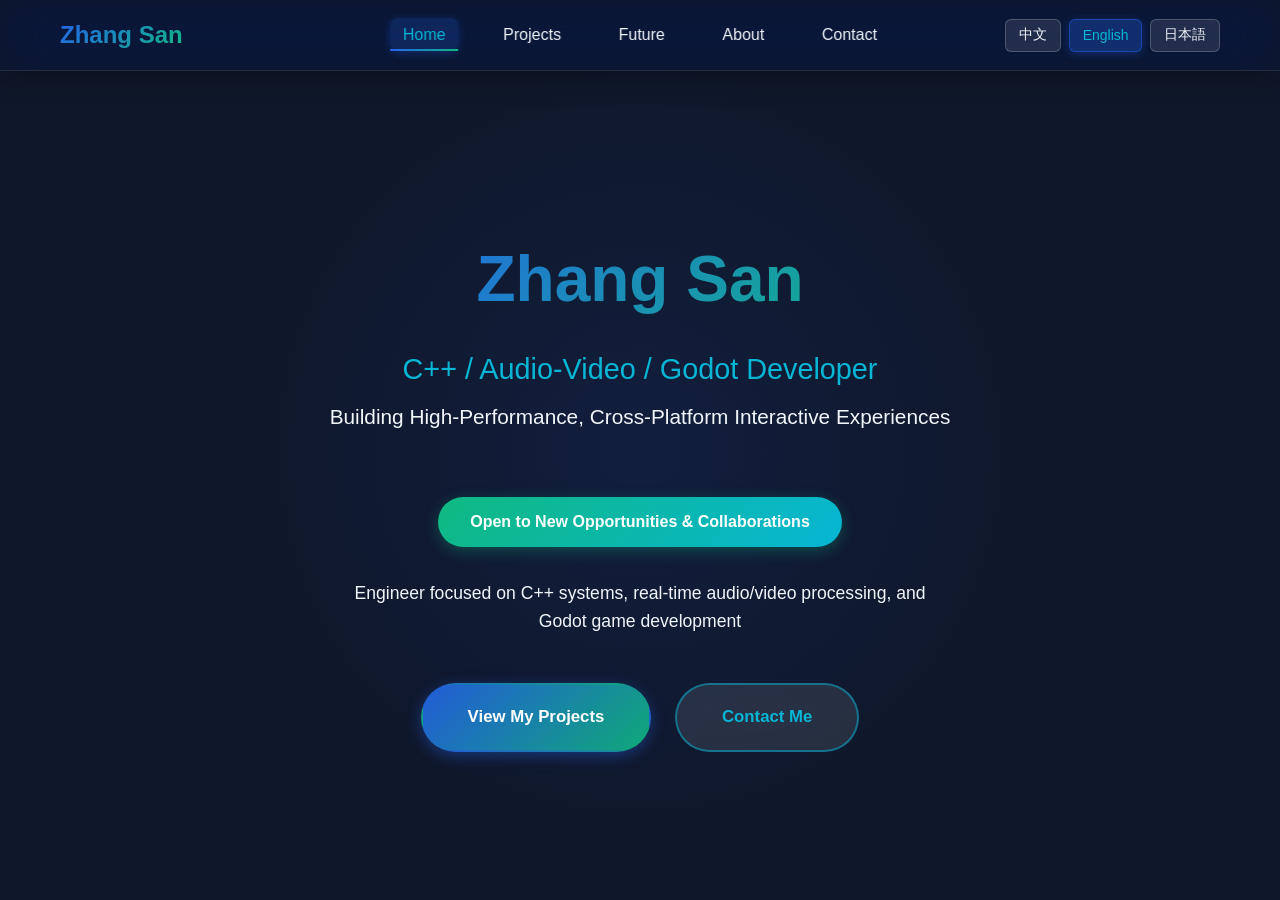
<file: index.html>
<!DOCTYPE html>
<html lang="zh-CN">
<head>
    <meta charset="UTF-8">
    <meta name="viewport" content="width=device-width, initial-scale=1.0">
    <title  data-i18n="title.name">name-job</title>
    
    <!-- 基础样式 -->
    <link rel="stylesheet" href="./css/base.css">
    <!-- 各页面样式 -->
    <link rel="stylesheet" href="./css/home.css">
    <link rel="stylesheet" href="./css/projects.css">
    <link rel="stylesheet" href="./css/about.css">
    <link rel="stylesheet" href="./css/future.css">
    <link rel="stylesheet" href="./css/contact.css">
    
    <!-- 国际化 -->
    <script type="module" src="./locales/translations.js"></script>
    <script type="module" src="./js/i18n.js"></script>
</head>
<body>
    <!-- 导航栏 -->
    <nav class="navbar">
        <div class="container">
            <div class="nav-container">
                <div class="logo" id="logo-name" data-i18n="home.name">home.name</div>
                
                <ul class="nav-menu">
                    <li><a href="#home" class="nav-link active" data-i18n="nav.home">nav.home</a></li>
                    <li><a href="#projects" class="nav-link" data-i18n="nav.projects">nav.projects</a></li>
                    <li><a href="#future" class="nav-link" data-i18n="nav.future">nav.future</a></li>
                    <li><a href="#about" class="nav-link" data-i18n="nav.about">nav.about</a></li>
                    <li><a href="#contact" class="nav-link" data-i18n="nav.contact">nav.contact</a></li>
                </ul>

                <!-- 语言切换器 -->
                <div class="lang-switcher">
                    <button class="lang-btn active" data-lang="zh">中文</button>
                    <button class="lang-btn" data-lang="en">English</button>
                    <button class="lang-btn" data-lang="ja">日本語</button>
                </div>

                <button class="mobile-menu-btn">☰</button>
            </div>
        </div>
    </nav>

    <!-- 移动端菜单 -->
    <div class="mobile-menu">
        <div class="container">
            <ul class="nav-menu">
                <li><a href="#home" class="nav-link active" data-i18n="nav.home">nav.home</a></li>
                <li><a href="#projects" class="nav-link" data-i18n="nav.projects">nav.projects</a></li>
                <li><a href="#about" class="nav-link" data-i18n="nav.about">nav.about</a></li>
                <li><a href="#future" class="nav-link" data-i18n="nav.future">nav.future</a></li>
                <li><a href="#contact" class="nav-link" data-i18n="nav.contact">nav.contact</a></li>
            </ul>
        </div>
    </div>

    <!-- 页面容器 -->
    <div class="page-container">
        <div id="home" class="page home active">
            <div class="container">
                <div class="hero">
                    <h1 class="hero-name" id="hero-name" data-i18n="home.name">home.name</h1>
                    <p class="hero-title" id="hero-title" data-i18n="home.title">home.title</p>
                    <p class="hero-subtitle" id="hero-subtitle" data-i18n="home.subtitle">home.subtitle</p>
                    <div class="job-seeking-badge">
                        <span class="job-text" id="hero-job-seeking" data-i18n="home.jobSeeking">home.jobSeeking</span>
                    </div>
                    <p class="hero-desc" id="hero-description" data-i18n="home.description">home.description</p>
                    <div class="cta-buttons">
                        <a href="#projects" class="cta-button" id="btn-view-projects" data-i18n="home.viewProjects">home.viewProjects</a>
                        <a href="#contact" class="cta-button secondary" id="btn-contact" data-i18n="home.contactMe">home.contactMe</a>
                    </div>
                </div>
            </div>
        </div>

        <!-- 项目页面 -->
        <div id="projects" class="page">
            <div class="container">
                <h2 class="section-title">我的项目</h2>
                <div class="projects-grid">
                    <div class="project-card" data-project="ecommerce">
                        <div class="project-image-container">
                            <img src="./asset/images/project1.jpg" alt="电商平台" class="project-image" loading="lazy">
                        </div>
                        <div class="project-content">
                            <h3 class="project-title">电商平台</h3>
                            <p class="project-description">一个现代化的电商购物平台，支持商品浏览、购物车、支付等完整功能</p>
                            <div class="project-tech">
                                <span class="tech-tag">React</span>
                                <span class="tech-tag">TypeScript</span>
                                <span class="tech-tag">Node.js</span>
                            </div>
                        </div>
                    </div>

                    <div class="project-card" data-project="dataviz">
                        <div class="project-image-container">
                            <img src="./asset/images/project2.jpg" alt="数据可视化" class="project-image" loading="lazy">
                        </div>
                        <div class="project-content">
                            <h3 class="project-title">数据可视化大屏</h3>
                            <p class="project-description">企业级数据可视化解决方案，实时展示业务数据和分析报告</p>
                            <div class="project-tech">
                                <span class="tech-tag">Vue.js</span>
                                <span class="tech-tag">ECharts</span>
                                <span class="tech-tag">D3.js</span>
                            </div>
                        </div>
                    </div>

                    <div class="project-card" data-project="mobile">
                        <div class="project-image-container">
                            <img src="./asset/images/project3.jpg" alt="移动应用" class="project-image" loading="lazy">
                        </div>
                        <div class="project-content">
                            <h3 class="project-title">移动端应用</h3>
                            <p class="project-description">跨平台移动应用，提供社交、分享、定位等移动端特色功能</p>
                            <div class="project-tech">
                                <span class="tech-tag">React Native</span>
                                <span class="tech-tag">JavaScript</span>
                                <span class="tech-tag">Redux</span>
                            </div>
                        </div>
                    </div>

                                        <div class="project-card" data-project="mobile">
                        <div class="project-image-container">
                            <img src="./asset/images/project3.jpg" alt="移动应用" class="project-image" loading="lazy">
                        </div>
                        <div class="project-content">
                            <h3 class="project-title">移动端应用</h3>
                            <p class="project-description">跨平台移动应用，提供社交、分享、定位等移动端特色功能</p>
                            <div class="project-tech">
                                <span class="tech-tag">React Native</span>
                                <span class="tech-tag">JavaScript</span>
                                <span class="tech-tag">Redux</span>
                            </div>
                        </div>
                    </div>

                                        <div class="project-card" data-project="mobile">
                        <div class="project-image-container">
                            <img src="./asset/images/project3.jpg" alt="移动应用" class="project-image" loading="lazy">
                        </div>
                        <div class="project-content">
                            <h3 class="project-title">移动端应用</h3>
                            <p class="project-description">跨平台移动应用，提供社交、分享、定位等移动端特色功能</p>
                            <div class="project-tech">
                                <span class="tech-tag">React Native</span>
                                <span class="tech-tag">JavaScript</span>
                                <span class="tech-tag">Redux</span>
                            </div>
                        </div>
                    </div>

                                        <div class="project-card" data-project="mobile">
                        <div class="project-image-container">
                            <img src="./asset/images/project3.jpg" alt="移动应用" class="project-image" loading="lazy">
                        </div>
                        <div class="project-content">
                            <h3 class="project-title">移动端应用</h3>
                            <p class="project-description">跨平台移动应用，提供社交、分享、定位等移动端特色功能</p>
                            <div class="project-tech">
                                <span class="tech-tag">React Native</span>
                                <span class="tech-tag">JavaScript</span>
                                <span class="tech-tag">Redux</span>
                            </div>
                        </div>
                    </div>

                                        <div class="project-card" data-project="mobile">
                        <div class="project-image-container">
                            <img src="./asset/images/project3.jpg" alt="移动应用" class="project-image" loading="lazy">
                        </div>
                        <div class="project-content">
                            <h3 class="project-title">移动端应用</h3>
                            <p class="project-description">跨平台移动应用，提供社交、分享、定位等移动端特色功能</p>
                            <div class="project-tech">
                                <span class="tech-tag">React Native</span>
                                <span class="tech-tag">JavaScript</span>
                                <span class="tech-tag">Redux</span>
                            </div>
                        </div>
                    </div>
                </div>

                <!-- 项目详情模态框 -->
                <div id="project-modal" class="modal">
                    <div class="modal-content">
                        <button class="modal-close">×</button>
                        <div class="modal-body">
                            <h2 class="modal-title"></h2>
                            <div class="modal-tech"></div>
                            <p class="modal-desc"></p>
                        </div>
                    </div>
                </div>
            </div>
        </div>

        <!-- 个人页面 -->
        <div id="about" class="page">
            <div class="container">
                <h2 class="section-title">关于我</h2>

                <div class="info-card">
                    <h3 data-i18n="about.info">基本信息</h3>
                    <div class="info-grid">
                        <div class="info-box">
                            <div class="info-label" data-i18n="about.name">about.name</div>
                            <div class="info-value" data-i18n="about.name.value">about.name.value</div>
                        </div>
                        <div class="info-box">
                            <div class="info-label" data-i18n="about.location">about.location</div>
                            <div class="info-value" data-i18n="about.location.value">about.location.value</div>
                        </div>
                        <div class="info-box">
                            <div class="info-label" data-i18n="about.experience">about.experience</div>
                            <div class="info-value" data-i18n="about.experience.value">about.experience.value</div>
                        </div>
                        <div class="info-box">
                            <div class="info-label" data-i18n="about.education">学历</div>
                            <div class="info-value" data-i18n="about.education.value">计算机科学学士</div>
                        </div>
                    </div>
                </div>

                <div class="info-card">
                    <h3 data-i18n="about.skills">about.skills</h3>
                    <div class="skills-list">
                        <div class="skill-item">
                            <div class="skill-name">
                                <span>JavaScript/TypeScript</span>
                                <span>95%</span>
                            </div>
                            <div class="skill-bar">
                                <div class="skill-progress" style="width: 95%"></div>
                            </div>
                        </div>
                        <div class="skill-item">
                            <div class="skill-name">
                                <span>React/Vue.js</span>
                                <span>90%</span>
                            </div>
                            <div class="skill-bar">
                                <div class="skill-progress" style="width: 90%"></div>
                            </div>
                        </div>
                        <div class="skill-item">
                            <div class="skill-name">
                                <span>Node.js</span>
                                <span>85%</span>
                            </div>
                            <div class="skill-bar">
                                <div class="skill-progress" style="width: 85%"></div>
                            </div>
                        </div>
                        <div class="skill-item">
                            <div class="skill-name">
                                <span>UI/UX 设计</span>
                                <span>80%</span>
                            </div>
                            <div class="skill-bar">
                                <div class="skill-progress" style="width: 80%"></div>
                            </div>
                        </div>
                    </div>
                </div>

                <div class="info-card">
                    <h3>工作经历</h3>
                    <div class="work-list">
                        <div class="work-item">
                            <div class="work-company" data-i18n="work-company1">work-company1</div>
                            <div class="work-position" data-i18n="work-position1">work-position1</div>
                        </div>
                        <div class="work-item">
                            <div class="work-company" data-i18n="work-company2">work-company2</div>
                            <div class="work-position" data-i18n="work-position2">work-position2</div>
                        </div>
                        <div class="work-item">
                            <div class="work-company" data-i18n="work-company3">work-company3</div>
                            <div class="work-position" data-i18n="work-position3">work-position3</div>
                        </div>
                    </div>
                </div>

                <div class="info-card">
                    <h3 data-i18n="interests-title">interests-title</h3>
                    <div class="interests-grid">
                        <div class="interest-item">
                            <div class="interest-icon">💻</div>
                            <div data-i18n="interest-programming">interest-programming</div>
                        </div>
                        <div class="interest-item">
                            <div class="interest-icon">📷</div>
                            <div data-i18n="interest-photography">interest-photography</div>
                        </div>
                        <div class="interest-item">
                            <div class="interest-icon">✈️</div>
                            <div data-i18n="interest-travel">interest-travel</div>
                        </div>
                        <div class="interest-item">
                            <div class="interest-icon">📚</div>
                            <div data-i18n="interest-reading">interest-reading</div>
                        </div>
                        <div class="interest-item">
                            <div class="interest-icon">🎵</div>
                            <div data-i18n="interest-music">interest-music</div>
                        </div>
                        <div class="interest-item">
                            <div class="interest-icon">⚽</div>
                            <div data-i18n="interest-sports">interest-sports</div>
                        </div>
                    </div>
                </div>
            </div>
        </div>

        <!-- 未来页面 -->
        <div id="future" class="page page-future">
            <div class="container">
                <h2 class="section-title">未来规划</h2>

                <div class="future-tabs">
                    <button class="future-tab active" data-tab="career">职业发展</button>
                    <button class="future-tab" data-tab="life">生活目标</button>
                    <button class="future-tab" data-tab="learning">学习计划</button>
                </div>

                <div class="future-content active" data-content="career">
                    <div class="timeline">
                        <div class="timeline-item">
                            <div class="timeline-year">2026</div>
                            <div class="timeline-detail">
                                <h3 data-i18n="future.career.2026.title">future.career.2026.title</h3>
                                <p data-i18n="future.career.2026.description">future.career.2026.description</p>
                            </div>
                        </div>
                        <div class="timeline-item">
                            <div class="timeline-year">2027</div>
                            <div class="timeline-detail">
                                <h3 data-i18n="future.career.2027.title">future.career.2027.title</h3>
                                <p data-i18n="future.career.2027.description">future.career.2027.description</p>
                            </div>
                        </div>
                        <div class="timeline-item">
                            <div class="timeline-year" >2028+</div>
                            <div class="timeline-detail">
                                <h3 data-i18n="future.career.2028.title">future.career.2028.title</h3>
                                <p data-i18n="future.career.2028.description">future.career.2028.description</p>
                            </div>
                        </div>
                        <div class="timeline-item">
                            <div class="timeline-year" >2033+</div>
                            <div class="timeline-detail">
                                <h3 data-i18n="future.career.2033.title">future.career.2033.title</h3>
                                <p data-i18n="future.career.2033.description">future.career.2033.description</p>
                            </div>
                        </div>
                    </div>
                </div>

                <div class="future-content" data-content="life">
                    <div class="timeline">
                        <div class="timeline-item">
                            <div class="timeline-year">2024</div>
                            <div class="timeline-detail">
                                <h3>健康生活</h3>
                                <p>建立规律的作息时间，每周健身3次，培养健康的生活习惯，保持工作与生活的平衡。</p>
                            </div>
                        </div>
                        <div class="timeline-item">
                            <div class="timeline-year">2025</div>
                            <div class="timeline-detail">
                                <h3>家庭规划</h3>
                                <p>更多时间陪伴家人，计划家庭旅行，为未来的家庭生活做好准备。</p>
                            </div>
                        </div>
                        <div class="timeline-item">
                            <div class="timeline-year">2026+</div>
                            <div class="timeline-detail">
                                <h3>生活品质</h3>
                                <p>提升生活品质，探索更多兴趣爱好，享受生活的美好，实现财务自由。</p>
                            </div>
                        </div>
                    </div>
                </div>

                <div class="future-content" data-content="learning">
                    <div class="timeline">
                        <div class="timeline-item">
                            <div class="timeline-year">2024</div>
                            <div class="timeline-detail">
                                <h3>Web3.0技术</h3>
                                <p>深入学习区块链、智能合约、去中心化应用等Web3.0相关技术栈。</p>
                            </div>
                        </div>
                        <div class="timeline-item">
                            <div class="timeline-year">2025</div>
                            <div class="timeline-detail">
                                <h3>AI应用开发</h3>
                                <p>学习机器学习基础，掌握AI模型的前端集成和应用开发。</p>
                            </div>
                        </div>
                        <div class="timeline-item">
                            <div class="timeline-year">2026+</div>
                            <div class="timeline-detail">
                                <h3>架构设计</h3>
                                <p>系统学习软件架构设计，提升系统设计和技术决策能力。</p>
                            </div>
                        </div>
                    </div>
                </div>
            </div>
        </div>

        <!-- 联系页面 -->
        <div id="contact" class="page">
            <div class="container">
                <h2 class="section-title" data-i18n="contact.title">contact.title</h2>
                <p class="contact-intro" data-i18n="contact.intro">如果您对我的工作感兴趣，或有任何合作机会，欢迎随时联系我！</p>
                
                <div class="download-buttons">
                    <button class="download-btn primary-download" id="primaryDownload">
                        <span>📄</span>
                        <span data-i18n="contact.downloadPrimary">选择语言版本下载</span>
                    </button>
                </div>

                <!-- 下载选项弹窗 -->
                <div id="download-modal" class="download-modal">
                    <div class="download-modal-content">
                        <button class="download-modal-close">×</button>
                        <h3 data-i18n="contact.downloadOtherVersions">下载其他语言版本</h3>
                        <div class="download-options">
                            <a href="./pdf/resume_ch.pdf" class="download-option" download data-lang="zh">
                                <span>📄</span>
                                <span data-i18n="contact.downloadChinese">中文简历</span>
                            </a>
                            <a href="./pdf/resume_en.pdf" class="download-option" download data-lang="en">
                                <span>📄</span>
                                <span data-i18n="contact.downloadEnglish">English Resume</span>
                            </a>
                            <a href="./pdf/resume_ch_jp.pdf" class="download-option" download data-lang="ja">
                                <span>📄</span>
                                <span data-i18n="contact.downloadJapanese">日本語履歴書</span>
                            </a>
                        </div>
                    </div>
                </div>

                <div class="contact-grid">
                    <div class="contact-item">
                        <div class="contact-icon">📧</div>
                        <h3 data-i18n="contact.email">邮箱</h3>
                        <p><a href="mailto:zhangsan@example.com">zhangsan@example.com</a></p>
                    </div>
                    <div class="contact-item">
                        <div class="contact-icon">📱</div>
                        <h3 data-i18n="contact.phone">电话</h3>
                        <p><a href="tel:+8613800000000">+86 138 0000 0000</a></p>
                    </div>
                    <div class="contact-item">
                        <div class="contact-icon">💻</div>
                        <h3 data-i18n="contact.github">GitHub</h3>
                        <p><a href="https://github.com/zhangsan" target="_blank">github.com/zhangsan</a></p>
                    </div>
                    <div class="contact-item">
                        <div class="contact-icon">💬</div>
                        <h3 data-i18n="contact.wechat">微信</h3>
                        <p>zhangsan_dev</p>
                    </div>
                </div>

                
            </div>
        </div>
    </div>

    <script type="module" src="./js/app.js"></script>
</body>
</html>
</file>
<file: css/base.css>
:root{--primary:#2563eb;--secondary:#10b981;--bg:#0f172a;--card:#1e293b;--text:#f1f5f9;--accent:#06b6d4;--gradient:linear-gradient(135deg, #2563eb, #10b981)}*{margin:0;padding:0;box-sizing:border-box}body{font-family:-apple-system,BlinkMacSystemFont,'Segoe UI','PingFang SC','Hiragino Sans GB','Microsoft YaHei',sans-serif;background:var(--bg);color:var(--text);line-height:1.6;overflow-x:hidden;overflow-y:scroll}.container{max-width:1200px;margin:0 auto;padding:0 20px}.page-container{min-height:100vh;padding-top:80px;position:relative}.page{display:none;padding:3rem 0;position:relative;min-height:calc(100vh - 80px)}.page::before{content:'';position:fixed;top:0;left:0;width:100%;height:100vh;z-index:-1;pointer-events:none;transition:opacity .3s ease}.page.active{display:block;animation:fadeInContent .5s ease-in-out}@keyframes fadeInContent{from{opacity:0}to{opacity:1}}.section-title{text-align:center;font-size:2.5rem;margin-bottom:3rem;background:var(--gradient);-webkit-background-clip:text;-webkit-text-fill-color:transparent;font-weight:700}.navbar{position:fixed;top:0;width:100%;background:rgba(15,23,42,0);backdrop-filter:blur(20px) saturate(180%);-webkit-backdrop-filter:blur(20px) saturate(180%);z-index:1000;padding:1rem 0;transition:all .3s ease;box-shadow:0 4px 30px rgba(0,0,0,.3);border-bottom:1px solid rgba(255,255,255,.1)}.nav-container{display:flex;justify-content:space-between;align-items:center;position:relative}.logo{font-size:1.5rem;font-weight:700;background:var(--gradient);-webkit-background-clip:text;-webkit-text-fill-color:transparent;cursor:pointer;transition:transform .3s ease;flex-shrink:0;margin-right:1rem}.logo:hover{transform:scale(1.05)}.nav-menu{display:flex;list-style:none;gap:2rem;flex-wrap:nowrap;position:absolute;left:50%;transform:translateX(-50%)}.nav-link{color:var(--text);text-decoration:none;transition:all .3s ease;position:relative;padding:.5rem .8rem;border-radius:8px;backdrop-filter:blur(10px)}.nav-link:hover{color:var(--accent);background:rgba(255,255,255,.1);backdrop-filter:blur(15px)}.nav-link.active{color:var(--accent);background:rgba(37,99,235,.2);backdrop-filter:blur(15px);box-shadow:0 2px 10px rgba(37,99,235,.3)}.nav-link::after{content:'';position:absolute;bottom:0;left:0;width:0;height:2px;background:var(--gradient);transition:width .3s ease}.nav-link.active::after,.nav-link:hover::after{width:100%}.lang-switcher{display:flex;gap:.5rem;flex-shrink:0}.lang-btn{background:rgba(255,255,255,.1);backdrop-filter:blur(10px);border:1px solid rgba(255,255,255,.2);color:var(--text);padding:.4rem .8rem;border-radius:6px;cursor:pointer;transition:all .3s ease;font-size:.875rem;font-weight:500}.lang-btn:hover{background:rgba(255,255,255,.2);border-color:rgba(255,255,255,.3);transform:translateY(-2px)}.lang-btn.active{background:rgba(37,99,235,.3);border-color:rgba(37,99,235,.5);color:var(--accent);box-shadow:0 2px 10px rgba(37,99,235,.3)}body.page-projects .nav-link.active{background:rgba(37,99,235,.4);box-shadow:0 2px 15px rgba(37,99,235,.5)}body.page-future .nav-link{color:#1a202c}body.page-future .nav-link:hover{color:#0369a1;background:rgba(6,182,212,.2)}body.page-future .nav-link.active{color:#0c4a6e;background:rgba(31,129,243,.4);box-shadow:0 2px 15px rgba(6,182,212,.5)}body.page-about .nav-link{color:#2563eb}body.page-about .nav-link:hover{color:#1d4ed8;background:rgba(37,99,235,.15)}body.page-about .nav-link.active{color:#06b6d4;background:rgba(37,99,235,.2)}body.page-future .lang-btn{color:#1a202c;border-color:rgba(26,32,44,.3)}body.page-future .lang-btn:hover{color:#0369a1;border-color:rgba(3,105,161,.5);background:rgba(6,182,212,.1)}body.page-future .lang-btn.active{background:rgba(31,129,243,.3);border-color:rgba(31,129,243,.5);color:#0c4a6e}body.page-about .lang-btn{color:#2563eb;border-color:rgba(37,99,235,.3)}body.page-about .lang-btn:hover{color:#1d4ed8;border-color:rgba(29,78,216,.5);background:rgba(37,99,235,.1)}body.page-about .lang-btn.active{background:rgba(37,99,235,.2);border-color:rgba(37,99,235,.5);color:#06b6d4}body.page-future .mobile-menu-btn{color:#1a202c;border-color:rgba(26,32,44,.3)}body.page-future .mobile-menu-btn:hover{background:rgba(6,182,212,.2);border-color:rgba(3,105,161,.5)}body.page-about .mobile-menu-btn{color:#2563eb;border-color:rgba(37,99,235,.3)}body.page-about .mobile-menu-btn:hover{background:rgba(37,99,235,.2);border-color:rgba(29,78,216,.5)}body.page-future .mobile-menu{background:rgba(135,206,235,.95);backdrop-filter:blur(20px) saturate(180%);-webkit-backdrop-filter:blur(20px) saturate(180%);border-bottom:1px solid rgba(0,0,0,.1)}body.page-future .mobile-menu .nav-link{color:#1a202c;border-bottom:1px solid rgba(0,0,0,.1)}body.page-future .mobile-menu .nav-link:hover{color:#0369a1;background:rgba(6,182,212,.2)}body.page-future .mobile-menu .nav-link.active{color:#0c4a6e;background:rgba(31,129,243,.3)}body.page-about .mobile-menu{background:rgba(253,250,226,.95);backdrop-filter:blur(20px) saturate(180%);-webkit-backdrop-filter:blur(20px) saturate(180%);border-bottom:1px solid rgba(37,99,235,.2)}body.page-about .mobile-menu .nav-link{color:#2563eb;border-bottom:1px solid rgba(37,99,235,.1)}body.page-about .mobile-menu .nav-link:hover{color:#1d4ed8;background:rgba(37,99,235,.15)}body.page-about .mobile-menu .nav-link.active{color:#06b6d4;background:rgba(37,99,235,.2)}body.page-projects .mobile-menu{background:rgba(59,123,196,.95);backdrop-filter:blur(20px) saturate(180%);-webkit-backdrop-filter:blur(20px) saturate(180%);border-bottom:1px solid rgba(85,45,153,.2)}body.page-projects .mobile-menu .nav-link{color:#fff4fc;border-bottom:1px solid rgba(107,70,193,.1)}body.page-projects .mobile-menu .nav-link:hover{color:#fcdfff;background:rgba(107,70,193,.15)}body.page-contact .mobile-menu{background:rgba(208,101,254,.95);backdrop-filter:blur(20px) saturate(180%);-webkit-backdrop-filter:blur(20px) saturate(180%);border-bottom:1px solid rgba(37,99,235,.2)}body.page-contact .mobile-menu .nav-link{color:#eedcf7;border-bottom:1px solid rgba(37,99,235,.1)}body.page-contact .mobile-menu .nav-link:hover{color:#edb3f8;background:rgba(37,99,235,.15)}body.page-contact .mobile-menu .nav-link.active{color:#06b6d4;background:rgba(37,99,235,.2)}body.page-about .mobile-menu-btn{color:#2563eb;border-color:rgba(37,99,235,.3)}body.page-about .mobile-menu-btn:hover{background:rgba(37,99,235,.2);border-color:rgba(29,78,216,.5)}body.page-project .mobile-menu-btn{color:#e714b5;border-color:rgba(107,70,193,.3)}body.page-project .mobile-menu-btn:hover{background:rgba(107,70,193,.2);border-color:rgba(85,45,153,.5)}.mobile-menu-btn{display:none;background:rgba(255,255,255,.1);backdrop-filter:blur(10px);border:1px solid rgba(255,255,255,.2);color:var(--text);font-size:1.5rem;cursor:pointer;padding:.5rem 1rem;border-radius:8px;transition:all .3s ease}.mobile-menu-btn:hover{background:rgba(255,255,255,.2);transform:scale(1.05)}.mobile-menu{display:none;position:fixed;top:70px;left:0;width:100%;background:rgba(15,23,42,.85);backdrop-filter:blur(20px) saturate(180%);-webkit-backdrop-filter:blur(20px) saturate(180%);padding:1rem 0;box-shadow:0 8px 32px rgba(0,0,0,.4);border-bottom:1px solid rgba(255,255,255,.1);z-index:999}.mobile-menu.active{display:block;animation:slideDown .3s ease}@keyframes slideDown{from{opacity:0;transform:translateY(-10px)}to{opacity:1;transform:translateY(0)}}.mobile-menu .nav-menu{flex-direction:column;gap:0;position:static;transform:none;width:100%}.mobile-menu .nav-link{display:block;padding:1rem 2rem;border-bottom:1px solid rgba(255,255,255,.1);text-align:left}.mobile-menu .nav-link::after{display:none}@media (max-width:768px){.nav-container .nav-menu{display:none}.lang-switcher{gap:.3rem}.lang-btn{padding:.3rem .6rem;font-size:.75rem}.mobile-menu-btn{display:block;z-index:1001;margin-left:.5rem}.navbar{padding:.75rem 0}.mobile-menu{top:60px}.section-title{font-size:2rem}.logo{margin-right:auto;width:auto}}
</file>
<file: css/home.css>
.home{min-height:calc(100vh - 80px)}.home::before{background:radial-gradient(circle at 50% 50%,rgba(37,99,235,.1) 0,transparent 50%),var(--bg)}.home.active{display:flex;align-items:center}.hero{text-align:center;padding:4rem 0}.hero-name{font-size:4rem;font-weight:700;margin-bottom:1rem;background:var(--gradient);-webkit-background-clip:text;-webkit-text-fill-color:transparent;animation:slideUp .8s ease-out}.hero-title{font-size:1.8rem;color:var(--accent);margin-bottom:.5rem;animation:slideUp .8s ease-out .2s both}.hero-subtitle{font-size:1.3rem;opacity:.8;margin-bottom:2rem;animation:slideUp .8s ease-out .4s both}.job-seeking-badge{display:inline-block;margin:2rem 0;animation:slideUp .8s ease-out .6s both}.job-text{background:linear-gradient(135deg,#10b981,#06b6d4);color:#fff;padding:.75rem 2rem;border-radius:50px;font-weight:600;display:inline-block;animation:pulse 2s ease-in-out infinite;box-shadow:0 4px 15px rgba(16,185,129,.3)}@keyframes pulse{0%,100%{transform:scale(1);box-shadow:0 4px 15px rgba(16,185,129,.3)}50%{transform:scale(1.05);box-shadow:0 6px 20px rgba(16,185,129,.5)}}.hero-desc{font-size:1.1rem;opacity:.7;max-width:600px;margin:0 auto 3rem;animation:slideUp .8s ease-out .8s both}.cta-buttons{display:flex;gap:1.5rem;justify-content:center;animation:slideUp .8s ease-out 1s both}.cta-button{padding:1.2rem 2.8rem;border-radius:50px;text-decoration:none;font-weight:700;font-size:1.05rem;transition:all .4s cubic-bezier(.4, 0, .2, 1);border:2px solid transparent;position:relative;overflow:hidden}.cta-button:not(.secondary){background:linear-gradient(135deg,rgba(37,99,235,.9),rgba(16,185,129,.9));backdrop-filter:blur(10px);color:#fff;box-shadow:0 4px 15px rgba(37,99,235,.4)}.cta-button:not(.secondary)::before{content:'';position:absolute;top:0;left:-100%;width:100%;height:100%;background:linear-gradient(90deg,transparent,rgba(255,255,255,.3),transparent);transition:left .5s ease}.cta-button:not(.secondary):hover::before{left:100%}.cta-button:not(.secondary):hover{transform:translateY(-5px) scale(1.05);box-shadow:0 15px 40px rgba(37,99,235,.5)}.cta-button.secondary{background:rgba(255,255,255,.1);backdrop-filter:blur(10px);color:var(--accent);border-color:rgba(6,182,212,.5)}.cta-button.secondary:hover{background:rgba(6,182,212,.15);border-color:var(--accent);transform:translateY(-5px) scale(1.05);box-shadow:0 10px 30px rgba(6,182,212,.3)}@keyframes slideUp{from{opacity:0;transform:translateY(30px)}to{opacity:1;transform:translateY(0)}}@media (max-width:768px){.hero-name{font-size:2.5rem}.hero-title{font-size:1.25rem}.hero-subtitle{font-size:1rem}.cta-buttons{flex-direction:column;align-items:stretch}}
</file>
<file: css/projects.css>
#projects{min-height:calc(100vh - 80px)}#projects::before{background:linear-gradient(135deg,#1e3a5f 0,#2c5282 100%)}.projects-grid{display:grid;grid-template-columns:repeat(auto-fit,minmax(320px,1fr));gap:2rem}.project-card{background:var(--card);border-radius:15px;overflow:hidden;transition:all .3s ease;border:1px solid rgba(255,255,255,.1);cursor:pointer}.project-card:hover{transform:translateY(-10px);box-shadow:0 15px 40px rgba(0,0,0,.3);border-color:var(--accent)}.project-image-container{position:relative;width:100%;height:200px;overflow:hidden;background:rgba(255,255,255,.05)}.project-image{width:100%;height:100%;object-fit:cover;transition:transform .3s ease}.project-card:hover .project-image{transform:scale(1.1)}.project-content{padding:1.5rem}.project-title{font-size:1.5rem;margin-bottom:.5rem;color:var(--accent)}.project-description{opacity:.8;margin-bottom:1rem;line-height:1.6}.project-tech{display:flex;gap:.5rem;flex-wrap:wrap}.tech-tag{background:rgba(37,99,235,.2);color:var(--accent);padding:.3rem .8rem;border-radius:20px;font-size:.875rem;border:1px solid rgba(6,182,212,.3)}.modal{display:none;position:fixed;top:0;left:0;width:100%;height:100%;background:rgba(0,0,0,.8);z-index:2000;padding:2rem;overflow-y:auto}.modal.active{display:flex;align-items:center;justify-content:center;animation:fadeIn .3s ease}.modal-content{background:var(--card);border-radius:20px;max-width:800px;width:100%;position:relative;animation:slideUp .3s ease}.modal-close{position:absolute;top:1rem;right:1rem;background:rgba(255,255,255,.1);border:none;color:var(--text);font-size:2rem;width:40px;height:40px;border-radius:50%;cursor:pointer;transition:all .3s ease;display:flex;align-items:center;justify-content:center;line-height:1}.modal-close:hover{background:rgba(255,255,255,.2);transform:rotate(90deg)}.modal-body{padding:2rem}.modal-title{font-size:2rem;margin-bottom:1rem;color:var(--accent)}.modal-tech{display:flex;gap:.5rem;flex-wrap:wrap;margin-bottom:1.5rem}.modal-desc{opacity:.8;line-height:1.8;font-size:1.1rem}@media (max-width:768px){.projects-grid{grid-template-columns:1fr}.modal{padding:1rem}.modal-body{padding:1.5rem}}
</file>
<file: css/about.css>
#about{color:#1a202c;min-height:calc(100vh - 80px)}#about::before{background:beige}#about .section-title{color:#1a202c}#about .lang-btn{border:1px solid rgba(24,106,237,.409);color:rgba(24,106,237,.409)}.info-card{background:#f7fafc;border:1px solid #e2e8f0;padding:2rem;border-radius:15px;margin-bottom:2rem}.info-card h3{color:#2d3748;margin-bottom:1.5rem;font-size:1.3rem}.info-grid{display:grid;grid-template-columns:repeat(auto-fit,minmax(200px,1fr));gap:1rem}.info-box{padding:1rem;background:rgba(37,99,235,.05);border-radius:10px}.info-label{font-size:.875rem;opacity:.6;margin-bottom:.5rem}.info-value{font-weight:600;color:var(--primary)}.skills-list{display:flex;flex-direction:column;gap:1.5rem}.skill-item{width:100%}.skill-name{display:flex;justify-content:space-between;margin-bottom:.5rem;font-weight:600;color:#2d3748}.skill-bar{background:#e2e8f0;height:8px;border-radius:10px;overflow:hidden}.skill-progress{height:100%;background:var(--gradient);border-radius:10px;transition:width 1s ease}.work-list{display:flex;flex-direction:column;gap:1rem}.work-item{padding:1rem;background:rgba(37,99,235,.05);border-radius:8px}.work-company{font-weight:600;color:var(--primary);margin-bottom:.3rem}.work-position{color:#4a5568}.interests-grid{display:grid;grid-template-columns:repeat(auto-fit,minmax(120px,1fr));gap:1rem}.interest-item{text-align:center;padding:1.5rem;background:rgba(37,99,235,.05);border-radius:10px;transition:all .3s ease}.interest-item:hover{background:rgba(37,99,235,.1);transform:translateY(-5px)}.interest-icon{font-size:2.5rem;margin-bottom:.5rem}@media (max-width:768px){.info-grid{grid-template-columns:1fr}.interests-grid{grid-template-columns:repeat(2,1fr)}}
</file>
<file: css/future.css>
.page-future{min-height:calc(100vh - 80px)}.page-future::before{background:linear-gradient(135deg,#17e8cf 0,#3da7b8 50%,#0cc2da 100%)}.page-future .section-title{color:#fff;text-shadow:0 2px 4px rgba(0,0,0,.1)}.future-tabs{display:flex;gap:1rem;justify-content:center;margin-bottom:3rem;flex-wrap:wrap}.future-tab{background:rgba(255,255,255,.2);border:2px solid rgba(255,255,255,.3);color:#fff;padding:.75rem 2rem;border-radius:25px;cursor:pointer;font-size:1rem;font-weight:600;transition:all .3s ease;backdrop-filter:blur(10px)}.future-tab:hover{background:rgba(255,255,255,.3);transform:translateY(-2px);box-shadow:0 4px 12px rgba(0,0,0,.15)}.future-tab.active{background:#fff;color:#00bcd4;border-color:#fff}.future-content{display:none}.future-content.active{display:block;animation:fadeIn .5s ease}.timeline{position:relative;padding:2rem 0}.timeline::before{content:'';position:absolute;left:50%;top:0;bottom:0;width:2px;background:rgba(255,255,255,.3);transform:translateX(-50%)}.timeline-item{display:flex;align-items:center;margin-bottom:3rem;position:relative}.timeline-item:nth-child(odd){flex-direction:row}.timeline-item:nth-child(2n){flex-direction:row-reverse}.timeline-year{flex:0 0 120px;font-size:2rem;font-weight:700;color:#fff;text-align:center;background:rgba(255,255,255,.2);padding:1rem;border-radius:15px;backdrop-filter:blur(10px);border:2px solid rgba(255,255,255,.3);z-index:2}.timeline-detail{flex:1;background:rgba(255,255,255,.95);padding:2rem;border-radius:15px;margin:0 2rem;box-shadow:0 4px 20px rgba(0,0,0,.1)}.timeline-detail h3{color:#00bcd4;font-size:1.5rem;margin-bottom:.5rem}.timeline-detail p{color:#4a5568;line-height:1.8}@media (max-width:1024px){.timeline::before{left:30px}.timeline-item,.timeline-item:nth-child(2n){flex-direction:row!important}.timeline-year{flex:0 0 80px;font-size:1.5rem}.timeline-detail{margin:0 0 0 2rem}}@media (max-width:768px){.timeline::before{left:20px}.timeline-item,.timeline-item:nth-child(2n){flex-direction:column;text-align:center}.timeline-year{margin-bottom:1rem}.timeline-detail{margin:0;width:100%}}
</file>
<file: css/contact.css>
#contact{min-height:calc(100vh - 80px)}#contact::before{background:linear-gradient(135deg,#6e33d4d5 0,#754fce 37%,#865fd8 100%)}#contact .section-title{text-shadow:0 2px 8px rgba(239,84,216,.482);-webkit-text-fill-color:#68c8ff}.contact-intro{text-align:center;max-width:600px;margin:0 auto 3rem;color:rgba(255,255,255,.9);font-size:1.1rem}.contact-grid{display:grid;grid-template-columns:repeat(auto-fit,minmax(280px,1fr));gap:2rem;margin-bottom:3rem}.contact-item{background:rgba(255,255,255,.15);backdrop-filter:blur(10px);padding:2.5rem;border-radius:20px;transition:all .4s cubic-bezier(.4, 0, .2, 1);border:2px solid rgba(255,255,255,.2);position:relative;overflow:hidden;text-align:center;box-shadow:0 8px 32px rgba(0,0,0,.2)}.contact-item::before{content:'';position:absolute;top:0;left:0;width:100%;height:100%;background:linear-gradient(135deg,rgba(255,255,255,.3),rgba(255,255,255,.1));opacity:0;transition:opacity .4s ease}.contact-item:hover::before{opacity:1}.contact-item:hover{transform:translateY(-15px) scale(1.03);box-shadow:0 20px 60px rgba(255,255,255,.2),0 0 40px rgba(139,92,246,.4);border-color:rgba(255,255,255,.5);background:rgba(255,255,255,.25)}.contact-icon{font-size:3.5rem;margin-bottom:1rem;position:relative;z-index:1;filter:drop-shadow(0 4px 8px rgba(0, 0, 0, .3))}.contact-item:hover .contact-icon{transform:scale(1.3) rotateY(360deg);transition:transform .6s cubic-bezier(.68, -.55, .265, 1.55)}.contact-item h3{font-size:1.4rem;margin-bottom:.8rem;position:relative;z-index:1;color:#fff;font-weight:700;text-shadow:0 2px 4px rgba(0,0,0,.2)}.contact-item p{position:relative;z-index:1;color:rgba(255,255,255,.95);font-size:1.05rem;font-weight:500}.contact-item a{color:#fff;text-decoration:none;transition:all .3s ease;font-weight:600;text-shadow:0 2px 4px rgba(0,0,0,.2)}.contact-item a:hover{color:#fbbf24;text-shadow:0 0 10px rgba(251,191,36,.5)}.download-section{text-align:center;padding:2.5rem;background:rgba(255,255,255,.1);backdrop-filter:blur(10px);border-radius:20px;border:2px solid rgba(255,255,255,.2);box-shadow:0 8px 32px rgba(0,0,0,.2);margin-bottom:2rem}.download-section h3{margin-bottom:1.5rem;color:#fff;font-size:1.5rem;text-shadow:0 2px 4px rgba(0,0,0,.2)}.download-buttons{display:flex;gap:1.5rem;justify-content:center;flex-wrap:wrap}.download-btn{display:inline-flex;align-items:center;gap:.8rem;padding:1.2rem 2.5rem;background:linear-gradient(135deg,rgba(255,255,255,.25),rgba(255,255,255,.15));backdrop-filter:blur(10px);color:#fff;text-decoration:none;border-radius:50px;font-weight:700;font-size:1.05rem;transition:all .4s cubic-bezier(.4, 0, .2, 1);border:2px solid rgba(255,255,255,.3);box-shadow:0 4px 15px rgba(0,0,0,.2);margin-bottom:2rem}.download-btn:hover{transform:translateY(-5px) scale(1.05);box-shadow:0 15px 40px rgba(255,255,255,.3),0 0 30px rgba(251,191,36,.4);background:linear-gradient(135deg,rgba(251,191,36,.4),rgba(245,158,11,.4));border-color:rgba(251,191,36,.6)}.download-btn:active{transform:translateY(-2px) scale(1.02)}.download-hint{margin-top:1rem;color:rgba(255,255,255,.7);font-size:.9rem;font-style:italic}.download-modal{display:none;position:fixed;top:0;left:0;width:100%;height:100%;background:rgba(0,0,0,.8);backdrop-filter:blur(5px);z-index:3000;align-items:center;justify-content:center;animation:fadeIn .3s ease}.download-modal.active{display:flex}@keyframes fadeIn{from{opacity:0}to{opacity:1}}.download-modal-content{background:linear-gradient(135deg,rgba(110,51,212,.95),rgba(117,79,206,.95));backdrop-filter:blur(20px);padding:2.5rem;border-radius:25px;max-width:500px;width:90%;position:relative;border:2px solid rgba(255,255,255,.3);box-shadow:0 20px 60px rgba(0,0,0,.4);animation:slideUp .3s ease}@keyframes slideUp{from{opacity:0;transform:translateY(30px)}to{opacity:1;transform:translateY(0)}}.download-modal-close{position:absolute;top:1rem;right:1rem;background:rgba(255,255,255,.2);border:none;color:#fff;font-size:1.8rem;width:45px;height:45px;border-radius:50%;cursor:pointer;transition:all .3s ease;display:flex;align-items:center;justify-content:center;line-height:1}.download-modal-close:hover{background:rgba(255,255,255,.3);transform:rotate(90deg)}.download-modal-content h3{color:#fff;margin-bottom:1.5rem;text-align:center;font-size:1.5rem;text-shadow:0 2px 4px rgba(0,0,0,.2)}.download-options{display:flex;flex-direction:column;gap:1rem}.download-option{display:flex;align-items:center;gap:1rem;padding:1.2rem 1.5rem;background:rgba(255,255,255,.15);backdrop-filter:blur(10px);border:2px solid rgba(255,255,255,.25);border-radius:15px;color:#fff;text-decoration:none;font-weight:600;font-size:1.05rem;transition:all .3s ease;box-shadow:0 4px 15px rgba(0,0,0,.1)}.download-option:hover{background:rgba(255,255,255,.25);border-color:rgba(251,191,36,.6);transform:translateX(10px);box-shadow:0 6px 20px rgba(251,191,36,.3)}.download-option span:first-child{font-size:1.8rem}@media (max-width:768px){.contact-grid{grid-template-columns:1fr}.download-buttons{flex-direction:column}.download-modal-content{padding:2rem;width:95%}.download-option{padding:1rem;font-size:.95rem}}
</file>
